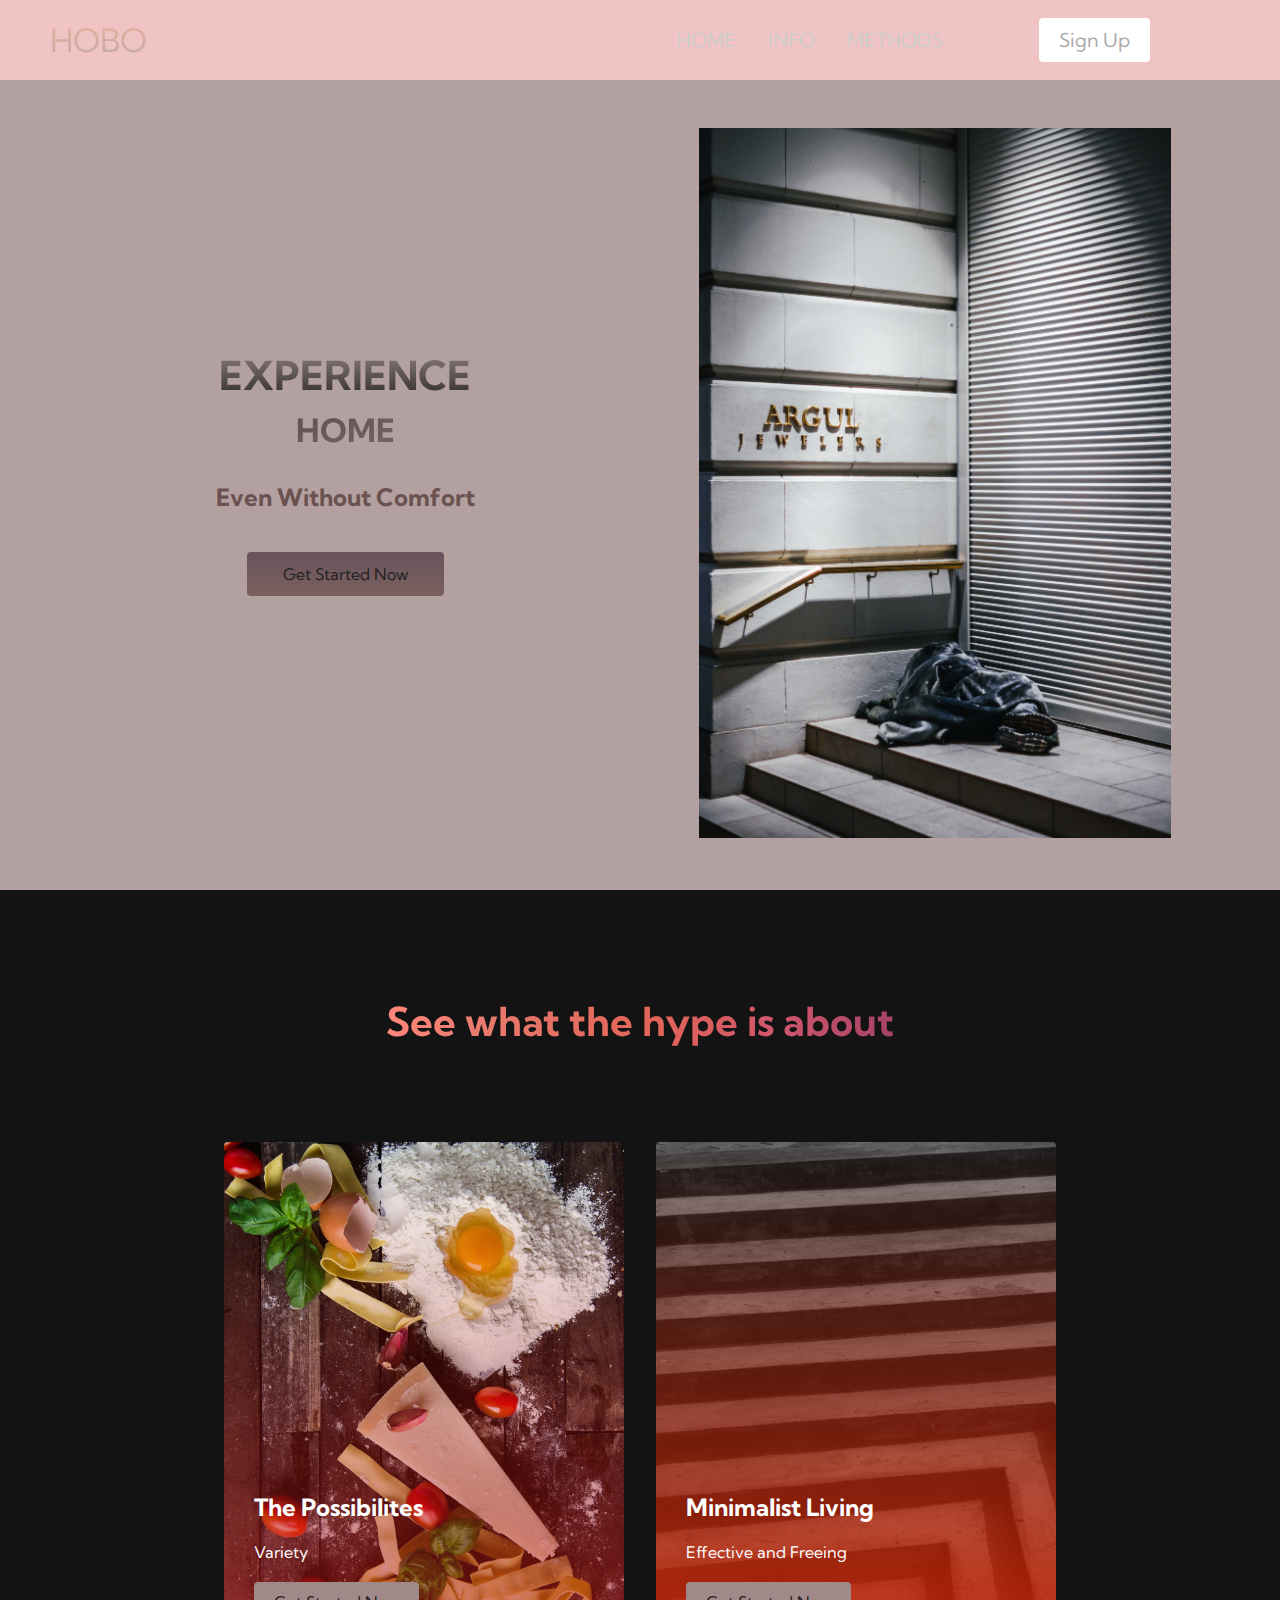
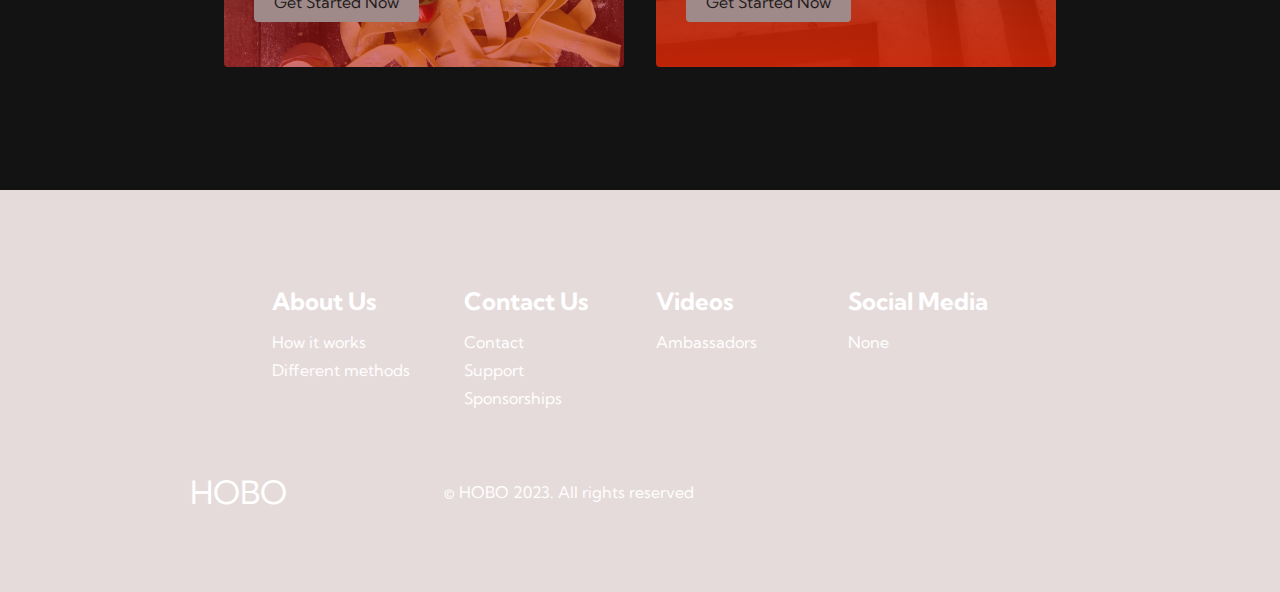
<file: index.html>
<!DOCTYPE html>
<html lang="en">
  <head>
    <meta charset="UTF-8" />
    <meta name="viewport" content="width=device-width, initial-scale=1.0" />
    <title>HTML CSS Website</title>
    <link rel="stylesheet" href="styles.css" />
    <link
      rel="stylesheet"
      href="https://use.fontawesome.com/releases/v5.14.0/css/all.css"
      integrity="sha384-HzLeBuhoNPvSl5KYnjx0BT+WB0QEEqLprO+NBkkk5gbc67FTaL7XIGa2w1L0Xbgc"
      crossorigin="anonymous"
    />
    <link
      href="https://fonts.googleapis.com/css2?family=Kumbh+Sans:wght@400;700&display=swap"
      rel="stylesheet"
    />
  </head>
  <body>
    <!-- Navbar Section -->
    <nav class="navbar">
      <div class="navbar__container">
        <a href="/" id="navbar__logo"><i class="/"></i>HOBO</a>
        <div class="navbar__toggle" id="mobile-menu">
          <span class="bar"></span> <span class="bar"></span>
          <span class="bar"></span>
        </div>
        <ul class="navbar__menu">
          <li class="navbar__item">
            <a href="/" class="navbar__links">HOME</a>
          </li>
          <li class="navbar__item">
            <a href="/tech.html" class="navbar__links">INFO</a>
          </li>
          <li class="navbar__item">
            <a href="/" class="navbar__links">METHODS</a>
          </li>
          <li class="navbar__btn"><a href="/" class="button">Sign Up</a></li>
        </ul>
      </div>
    </nav>

    <!-- Hero Section -->
    <div class="main">
      <div class="main__container">
        <div class="main__content">
          <h1>EXPERIENCE</h1>
          <h2>HOME</h2>
          <p>Even Without Comfort</p>
          <button class="main__btn"><a href="#">Get Started Now</a></button>
        </div>
        <div class="main__img--container">
          <img id="main__img" src="images/pexels-brett-sayles-6722086.jpg" />
        </div>
      </div>
    </div>

    <!-- Services Section -->
    <div class="services">
      <h1>See what the hype is about</h1>
      <div class="services__container">
        <div class="services__card">
          <h2>The Possibilites</h2>
          <p>Variety</p>
          <button>Get Started Now</button>
        </div>
        <div class="services__card">
          <h2>Minimalist Living</h2>
          <p>Effective and Freeing</p>
          <button>Get Started Now</button>
        </div>
      </div>
    </div>

    <!-- Footer Section -->
    <div class="footer__container">
      <div class="footer__links">
        <div class="footer__link--wrapper">
          <div class="footer__link--items">
            <h2>About Us</h2>
            <a href="/sign__up">How it works</a> <a href="/">Different methods</a>
          </div>
          <div class="footer__link--items">
            <h2>Contact Us</h2>
            <a href="/">Contact</a> <a href="/">Support</a>
             <a href="/">Sponsorships</a>
          </div>
        </div>
        <div class="footer__link--wrapper">
          <div class="footer__link--items">
            <h2>Videos</h2>
                <a href="/">Ambassadors</a>
          </div>
          <div class="footer__link--items">
            <h2>Social Media</h2>
            <a href="/">None</a> 
          </div>
        </div>
      </div>
      <section class="social__media">
        <div class="social__media--wrap">
          <div class="footer__logo">
            <a href="/" id="footer__logo"><i class="/"></i>HOBO</a>
          </div>
          <p class="website__rights">© HOBO 2023. All rights reserved</p>
          <div class="social__icons">
            <a
              class="social__icon--link"
              href="/"
              target="_blank"
              aria-label="Facebook"
            >
              <i class="/"></i>
            </a>
            <a
              class="social__icon--link"
              href="/"
              target="_blank"
              aria-label="Instagram"
            >
              <i class="/"></i>
            </a>
            <a
              class="social__icon--link"
              href="//youtu.be/eqjuFqaT3ic"
              target="_blank"
              aria-label="Youtube"
            >
              <i class="fab fa-youtube"></i>
            </a>
            <a
              class="social__icon--link"
              href="/"
              target="_blank"
              aria-label="Twitter"
            >
              <i class="/"></i>
            </a>
            <a
              class="social__icon--link"
              href="/"
              target="_blank"
              aria-label="LinkedIn"
            >
              <i class="/"></i>
            </a>
          </div>
        </div>
      </section>
    </div>
    <script src="app.js"></script>
  </body>
</html>
</file>
<file: styles.css>
* {
    box-sizing: border-box;
    margin: 0;
    padding: 0;
    font-family: 'Kumbh Sans', sans-serif;
  }
  
  .navbar {
    background: #f0c4c4;
    height: 80px;
    display: flex;
    justify-content: center;
    align-items: center;
    font-size: 1.2rem;
    position: sticky;
    top: 0;
    z-index: 999;
  }
  
  .navbar__container {
    display: flex;
    justify-content: space-between;
    height: 80px;
    z-index: 1;
    width: 100%;
    max-width: 1300px;
    margin-right: auto;
    margin-left: auto;
    padding-right: 50px;
    padding-left: 50px;
  }
  
  #navbar__logo {
    background-color: #ff8177;
    background-image: linear-gradient(to top, #aaa 0%, #ffb199 100%);
    background-size: 100%;
    -webkit-background-clip: text;
    -moz-background-clip: text;
    -webkit-text-fill-color: transparent;
    -moz-text-fill-color: transparent;
    display: flex;
    align-items: center;
    cursor: pointer;
    text-decoration: none;
    font-size: 2rem;
  }
  
  .fa-gem {
    margin-right: 0.5rem;
  }
  
  .navbar__menu {
    display: flex;
    align-items: center;
    list-style: none;
    text-align: center;
  }
  
  .navbar__item {
    height: 80px;
  }
  
  .navbar__links {
    color: #ccc;
    display: flex;
    align-items: center;
    justify-content: center;
    text-decoration: none;
    padding: 0 1rem;
    height: 100%;
  }
  
  .navbar__btn {
    display: flex;
    justify-content: center;
    align-items: center;
    padding: 0 5rem;
    width: 100%;
  }
  
  .button {
    display: flex;
    justify-content: center;
    align-items: center;
    text-decoration: none;
    padding: 10px 20px;
    height: 100%;
    width: 100%;
    border: none;
    outline: none;
    border-radius: 4px;
    background: #fff;
    color: #aaa;
  }
  
  .button:hover {
    background: #4837ff;
    transition: all 0.3s ease;
  }
  
  .navbar__links:hover {
    color: #f77062;
    transition: all 0.3s ease;
  }
  
  @media screen and (max-width: 960px) {
    .navbar__container {
      display: flex;
      justify-content: space-between;
      height: 80px;
      z-index: 1;
      width: 100%;
      max-width: 1300px;
      padding: 0;
    }
  
    .navbar__menu {
      display: grid;
      grid-template-columns: auto;
      margin: 0;
      width: 100%;
      position: absolute;
      top: -1000px;
      opacity: 1;
      transition: all 0.5s ease;
      height: 50vh;
      z-index: -1;
    }
  
    .navbar__menu.active {
      background: #b48484;
      top: 100%;
      opacity: 1;
      transition: all 0.5s ease;
      z-index: 99;
      height: 50vh;
      font-size: 1.6rem;
    }
  
    #navbar__logo {
      padding-left: 25px;
    }
  
    .navbar__toggle .bar {
      width: 25px;
      height: 3px;
      margin: 5px auto;
      transition: all 0.3s ease-in-out;
      background: #fff;
    }
  
    .navbar__item {
      width: 100%;
    }
  
    .navbar__links {
      text-align: center;
      padding: 2rem;
      width: 100%;
      display: table;
    }
  
    .navbar__btn {
      padding-bottom: 2rem;
    }
  
    .button {
      display: flex;
      justify-content: center;
      align-items: center;
      width: 80%;
      height: 80px;
      margin: 0;
    }
  
    #mobile-menu {
      position: absolute;
      top: 20%;
      right: 5%;
      transform: translate(5%, 20%);
    }
  
    .navbar__toggle .bar {
      display: block;
      cursor: pointer;
    }
  
    #mobile-menu.is-active .bar:nth-child(2) {
      opacity: 0;
    }
  
    #mobile-menu.is-active .bar:nth-child(1) {
      transform: translateY(8px) rotate(45deg);
    }
  
    #mobile-menu.is-active .bar:nth-child(3) {
      transform: translateY(-8px) rotate(-45deg);
    }
  }
  
  /* Main Content CSS */
  .main {
    background-color: #726a6a;
  }
  
  .main__container {
    display: grid;
    grid-template-columns: 1fr 1fr;
    align-items: center;
    justify-self: center;
    margin: 0 auto;
    height: 90vh;
    background-color: #b3a0a0;
    z-index: 1;
    width: 100%;
    max-width: 1300px;
    padding-right: 50px;
    padding-left: 50px;
  }
  
  .main__content {
    color: #fff;
    width: 100%;
  }
  
  .main__content h1 {
    font-size: 4rem;
    background-color: #8b7a79;
    background-image: linear-gradient(to top, #2e2a2a 0%, #8b7e7a 100%);
    background-size: 100%;
    -webkit-background-clip: text;
    -moz-background-clip: text;
    -webkit-text-fill-color: transparent;
    -moz-text-fill-color: transparent;
  }
  
  .main__content h2 {
    font-size: 4rem;
    margin-top: 10px;
    background-color: #ff8177;
    background-image: linear-gradient(-20deg, #847d86 0%, #4d392c 100%);
    background-size: 100%;
    -webkit-background-clip: text;
    -moz-background-clip: text;
    -webkit-text-fill-color: transparent;
    -moz-text-fill-color: transparent;
  }
  
  .main__content p {
    margin-top: 1rem;
    font-size: 2rem;
    font-weight: 700;
    color: #6b514f;
  }
  
  .main__btn {
    font-size: 1rem;
    background-image: linear-gradient(to top, #7a605e 0%, #69545d 100%);
    padding: 14px 32px;
    border: none;
    border-radius: 4px;
    color: #fff;
    margin-top: 2rem;
    cursor: pointer;
    position: relative;
    transition: all 0.35s;
    outline: none;
  }
  
  .main__btn a {
    position: relative;
    z-index: 2;
    color: rgb(32, 32, 32);
    text-decoration: none;
  }
  
  .main__btn:after {
    position: absolute;
    content: '';
    top: 0;
    left: 0;
    width: 0;
    height: 100%;
    background: #4837ff;
    transition: all 0.35s;
    border-radius: 4px;
  }
  
  .main__btn:hover {
    color: #fff;
  }
  
  .main__btn:hover:after {
    width: 100%;
  }
  
  .main__img--container {
    text-align: center;
  }
  
  #main__img {
    height: 80%;
    width: 80%;
  }
  
  /* Mobile Responsive */
  @media screen and (max-width: 768px) {
    .main__container {
      display: grid;
      grid-template-columns: auto;
      align-items: center;
      justify-self: center;
      width: 100%;
      margin: 0 auto;
      height: 90vh;
    }
    }
  
    .main__content {
      text-align: center;
      margin-bottom: 3rem;
    }
    
  
    .main__content h1 {
      font-size: 2.5rem;
      margin-top: 4rem;
    }
    
  
    .main__content h2 {
      font-size: 2rem;
    }
  
    .main__content p {
      margin-top: 1rem;
      font-size: 1.5rem;
    }

  
  @media screen and (max-width: 480px) {
    .main__content h1 {
      font-size: 2rem;
      margin-top: 3rem;
    }
    }
  
    .main__content h2 {
      font-size: 2rem;
    }
    
  
    .main__content p {
      margin-top: 2rem;
      font-size: 1.5rem;
    }
  
    .main__btn {
      padding: 12px 36px;
      margin: 2.5rem 0;
    }
  
  
  /* Services Section */
  .services {
    background: #131313;
    display: flex;
    flex-direction: column;
    justify-content: center;
    align-items: center;
    height: 100vh;
  }
  
  .services h1 {
    background-color: #292727;
    background-image: linear-gradient(
      to right,
      #ff8177 0%,
      #ff867a 0%,
      #e7796c 21%,
      #e26557 52%,
      #cf556c 78%,
      #a54366 100%
    );
    background-size: 100%;
    -webkit-background-clip: text;
    -moz-background-clip: text;
    -webkit-text-fill-color: transparent;
    -moz-text-fill-color: transparent;
    margin-bottom: 5rem;
    font-size: 2.5rem;
  }
  
  .services__container {
    display: flex;
    justify-content: center;
    flex-wrap: wrap;
  }
  
  .services__card {
    margin: 1rem;
    height: 525px;
    width: 400px;
    border-radius: 4px;
    background-image: linear-gradient(
        to bottom,
        rgba(151, 33, 33, 0) 0%,
        rgba(182, 23, 23, 0.6) 100%
      ),
      url('/images/pexels-pixabay-35661.jpg');
    background-size: cover;
    position: relative;
    color: #fff;
  }
  
  .services__card:before {
    opacity: 0.2;
  }
  
  .services__card:nth-child(2) {
    background-image: linear-gradient(
        to bottom,
        rgba(168, 44, 44, 0) 0%,
        rgba(207, 36, 3, 0.9) 100%
      ),
      url('/images/pexels-samuel-figueroa-2106249.jpg');
  }
  
  .services__card h2 {
    position: absolute;
    top: 350px;
    left: 30px;
  }
  
  .services__card p {
    position: absolute;
    top: 400px;
    left: 30px;
  }
  
  .services__card button {
    color: rgb(29, 28, 28);
    padding: 10px 20px;
    border: none;
    outline: none;
    border-radius: 4px;
    background: #a08989;
    position: absolute;
    top: 440px;
    left: 30px;
    font-size: 1rem;
  }
  
  .services__card button:hover {
    cursor: pointer;
  }
  
  .services__card:hover {
    transform: scale(1.075);
    transition: 0.2s ease-in;
    cursor: pointer;
  }
  
  @media screen and (max-width: 960px) {
    .services {
      height: 1600px;
    }
  
    .services h1 {
      font-size: 2rem;
      margin-top: 12rem;
    }
  }
  
  @media screen and (max-width: 480px) {
    .services {
      height: 1400px;
    }
  
    .services h1 {
      font-size: 1.2rem;
    }
  
    .services__card {
      width: 300px;
    }
  }
  
  /* Footer CSS */
  .footer__container {
    background-color: #e6dbdb;
    padding: 5rem 0;
    display: flex;
    flex-direction: column;
    justify-content: center;
    align-items: center;
  }
  
  #footer__logo {
    color: #fff;
    display: flex;
    align-items: center;
    cursor: pointer;
    text-decoration: none;
    font-size: 2rem;
  }
  
  .footer__links {
    width: 100%;
    max-width: 1000px;
    display: flex;
    justify-content: center;
  }
  
  .footer__link--wrapper {
    display: flex;
  }
  
  .footer__link--items {
    display: flex;
    flex-direction: column;
    align-items: flex-start;
    margin: 16px;
    text-align: left;
    width: 160px;
    box-sizing: border-box;
  }
  
  .footer__link--items h2 {
    margin-bottom: 16px;
  }
  
  .footer__link--items > h2 {
    color: #fff;
  }
  
  .footer__link--items a {
    color: #fff;
    text-decoration: none;
    margin-bottom: 0.5rem;
  }
  
  .footer__link--items a:hover {
    color: #e9e9e9;
    transition: 0.3s ease-out;
  }
  
  /* Social Icons */
  .social__icon--link {
    color: #fff;
    font-size: 24px;
  }
  
  .social__media {
    max-width: 1000px;
    width: 100%;
  }
  
  .social__media--wrap {
    display: flex;
    justify-content: space-between;
    align-items: center;
    width: 90%;
    max-width: 1000px;
    margin: 40px auto 0 auto;
  }
  
  .social__icons {
    display: flex;
    justify-content: space-between;
    align-items: center;
    width: 240px;
  }
  
  .social__logo {
    color: #fff;
    justify-self: start;
    margin-left: 20px;
    cursor: pointer;
    text-decoration: none;
    font-size: 2rem;
    display: flex;
    align-items: center;
    margin-bottom: 16px;
  }
  
  .website__rights {
    color: #fff;
  }
  
  @media screen and (max-width: 820px) {
    .footer__links {
      padding-top: 2rem;
    }
  
    #footer__logo {
      margin-bottom: 2rem;
    }
  
    .website__rights {
      margin-bottom: 2rem;
    }
  
    .footer__link--wrapper {
      flex-direction: column;
    }
  
    .social__media--wrap {
      flex-direction: column;
    }
  }
  
  @media screen and (max-width: 480px) {
    .footer__link--items {
      margin: 0;
      padding: 10px;
      width: 100%;
    }
  }
</file>
